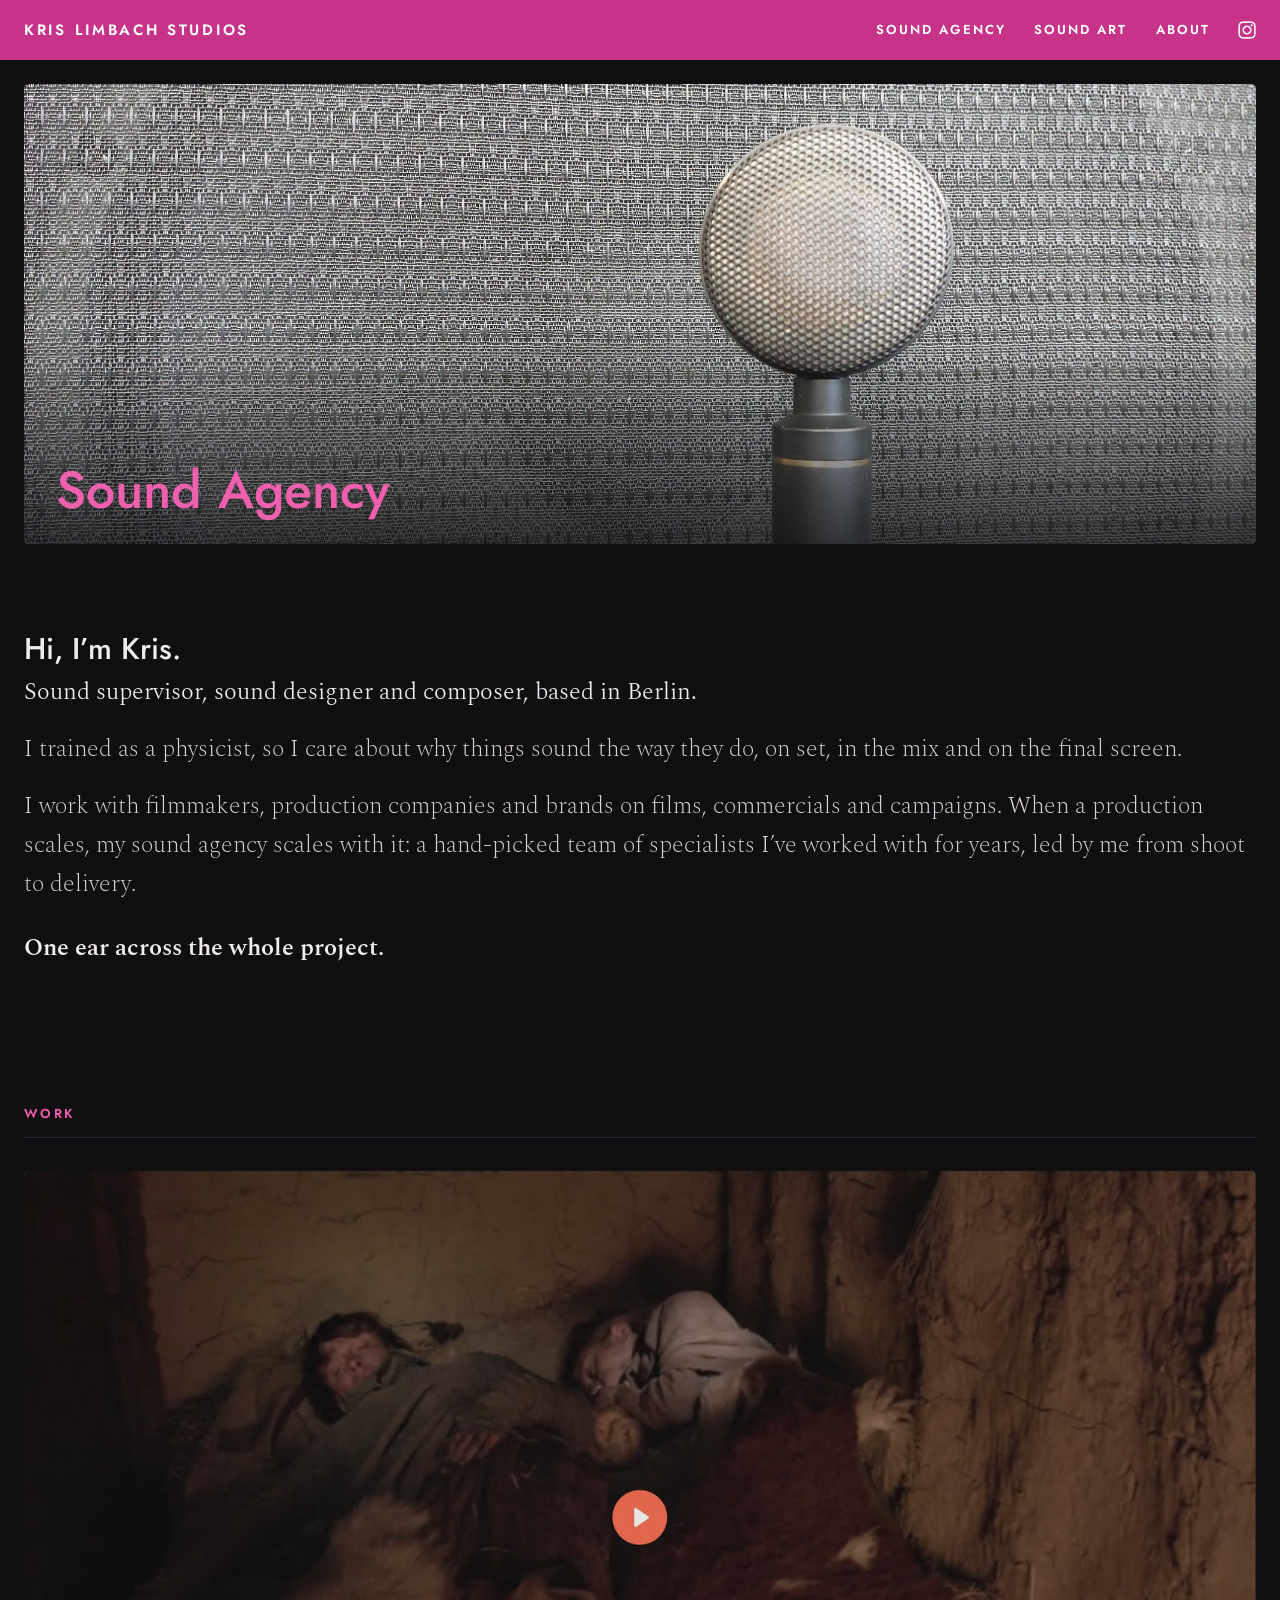
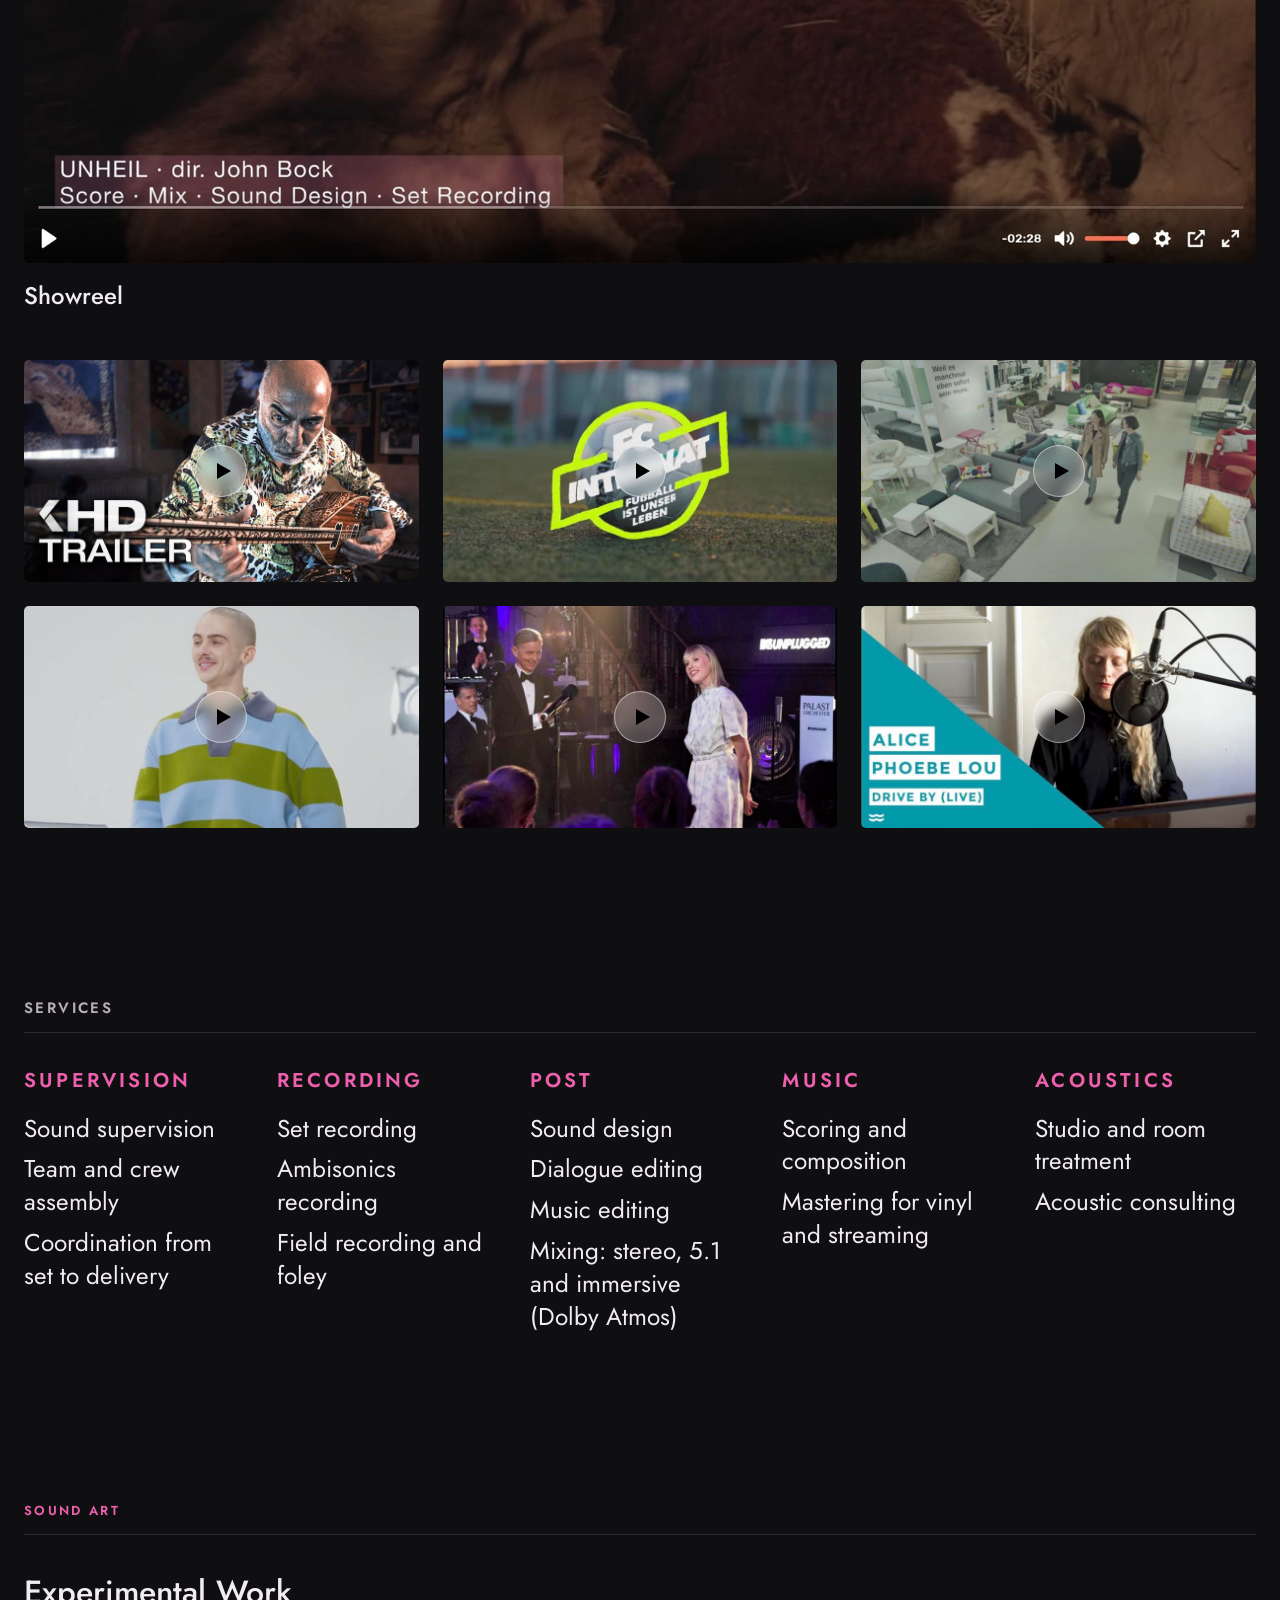
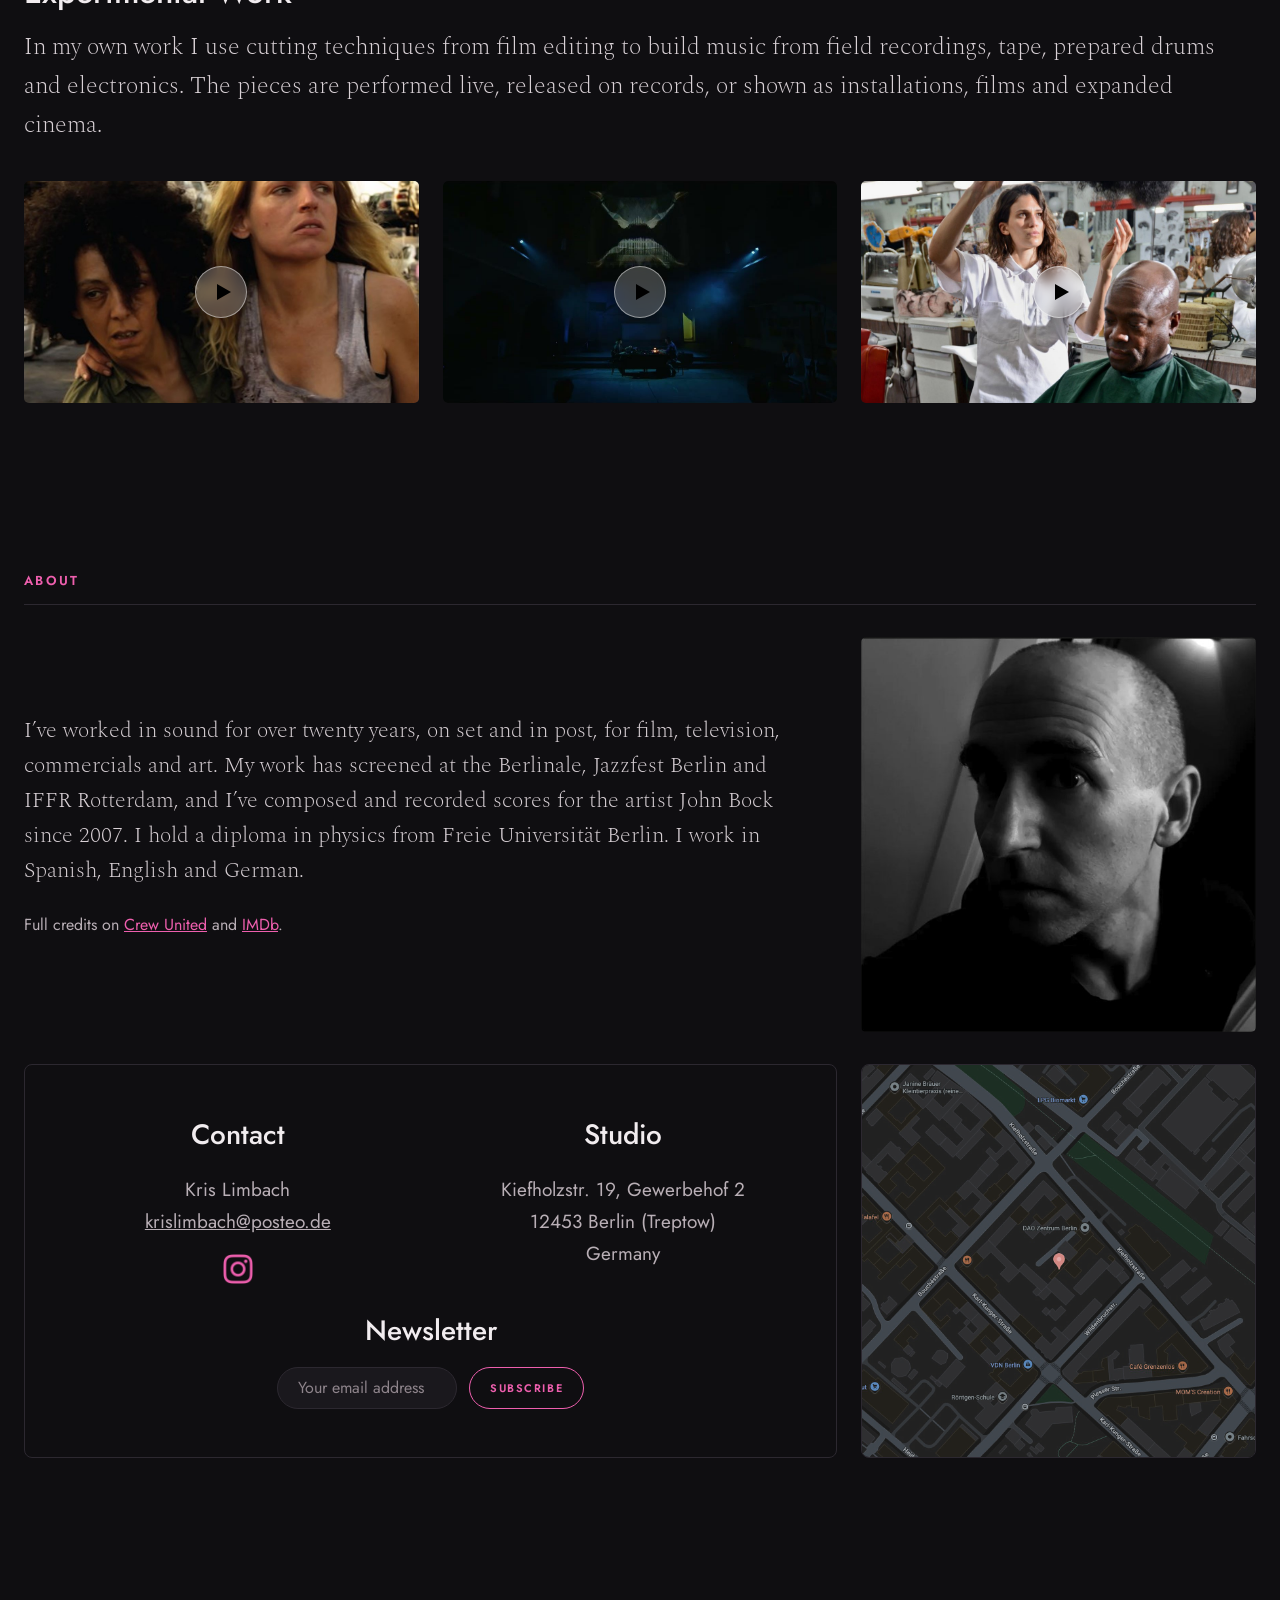
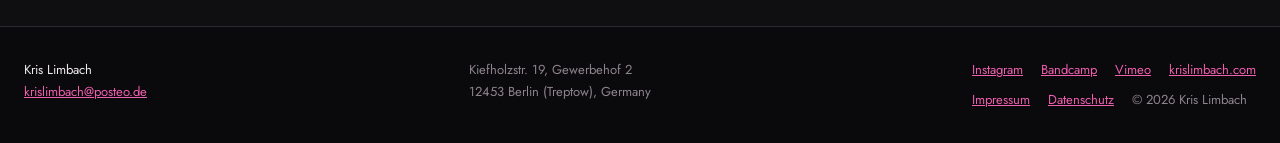
<file: index.html>
<!doctype html>
<html lang="en">
<head>
<meta charset="utf-8">
<meta name="viewport" content="width=device-width, initial-scale=1, viewport-fit=cover">
<title>Kris Limbach Studios</title>
<meta name="description" content="Sound agency in Berlin: sound supervision, set and field recording, sound design, mixing in stereo, 5.1 and Dolby Atmos, scoring and acoustics.">
<link rel="stylesheet" href="fonts.css">
<style>
/* Layout: one centered 1400px column, dark ground, pink only as accent and in the top bar */
:root {
  --bg: #0F0E11;
  --bg-deep: #0A090C;
  --panel: #1A181D;
  --line: #2C2830;
  --ink: #F1ECEF;
  --ink-soft: #D9D1D6;
  --ink-mute: #B9AFB6;
  --ink-faint: #8E848B;
  --pink: #EE5FAE;
  --pink-bar: #C8338A;
  --peach: #F2BFA4;
  --display: 'Jost', 'Futura', 'Helvetica Neue', sans-serif;
  --body: 'Spectral', Georgia, serif;
  color-scheme: dark;
}
* { box-sizing: border-box; }
html { scroll-behavior: smooth; }
body { margin: 0; background: var(--bg); color: var(--ink); font-family: var(--body); font-size: 17px; line-height: 1.6; }
img { max-width: 100%; display: block; }
a { color: var(--pink); }
a:hover { color: var(--peach); }
:focus-visible { outline: 2px solid var(--pink); outline-offset: 3px; }

.wrap { max-width: 1400px; margin: 0 auto; padding-inline: 24px; }

/* Top bar */
.bar { position: sticky; top: env(safe-area-inset-top, 0px); z-index: 20; background: var(--pink-bar); }
.bar nav { display: flex; flex-wrap: wrap; align-items: center; justify-content: space-between; gap: 12px 28px; padding-block: 18px; }
.brand { font-family: var(--display); color: #fff; text-decoration: none; font-size: 15px; font-weight: 600; letter-spacing: .18em; text-transform: uppercase; }
.brand:hover { color: #fff; }
.links { display: flex; flex-wrap: wrap; gap: 8px 28px; }
.links a { font-family: var(--display); color: #fff; text-decoration: none; font-size: 13px; font-weight: 600; letter-spacing: .16em; text-transform: uppercase; text-underline-offset: 5px; }
.links a:hover { color: #fff; text-decoration: underline; }
.links { align-items: center; }
.ig { display: inline-flex; align-items: center; color: #fff; font-family: var(--display); font-size: 13px; }
.ig img { width: 18px; height: 18px; filter: brightness(0) invert(1); }
.ig:hover img { opacity: .75; }
.ig-contact .ig-pink { width: 30px; height: 30px; filter: none; }
.ig-contact:hover .ig-pink { opacity: .7; }
.reach .contact a { color: inherit; text-decoration-color: currentColor; }
.reach .contact a:hover { color: var(--pink); }

section[id] { scroll-margin-top: 80px; }
@media (max-width: 600px) {
  .bar nav { gap: 6px 16px; padding-block: 10px; }
  .brand { font-size: 13px; letter-spacing: .14em; width: 100%; }
  .links { gap: 6px 18px; flex-wrap: nowrap; }
  .links a { font-size: 11px; letter-spacing: .12em; white-space: nowrap; }
  section[id] { scroll-margin-top: 70px; }
}
.label { margin: 0 0 32px; padding-bottom: 12px; border-bottom: 1px solid var(--line); font-family: var(--display); font-size: 13px; letter-spacing: .18em; text-transform: uppercase; color: var(--pink); font-weight: 600; }
.sub { margin: 0 0 14px; font-family: var(--display); font-size: 12px; letter-spacing: .16em; text-transform: uppercase; color: var(--ink-mute); font-weight: 600; }
h1, h2, h3 { font-family: var(--display); font-weight: 500; text-wrap: balance; }

/* Hero photo */
.hero { position: relative; margin-top: 24px; height: 460px; border-radius: 5px; overflow: hidden; background: var(--panel); }
.hero::after { content: ""; position: absolute; inset: 0; background: linear-gradient(to top, rgba(15,14,17,.75), rgba(15,14,17,0) 45%); }
.hero h1 { position: absolute; left: 32px; bottom: 26px; z-index: 1; margin: 0; font-size: clamp(30px, 4.4vw, 52px); line-height: 1.05; color: var(--pink); }
.hero img { display: block; width: 100%; height: 100%; object-fit: cover; object-position: 50% 27%; }
@media (max-width: 600px) { .hero h1 { left: 18px; bottom: 16px; } .hero { height: 280px; } .hero img { object-position: 60% 55%; } }

/* Sound agency */
.studio { padding-block: 88px 136px; display: flex; flex-direction: column; gap: 18px; }
.studio h1 { margin: 0 0 4px; font-size: clamp(28px, 4vw, 44px); line-height: 1.05; color: var(--pink); }
.studio p.hi { margin-bottom: 4px; font-family: var(--display); font-size: clamp(21px, 2.6vw, 30px); font-weight: 500; line-height: 1.1; color: var(--ink); }
.studio p { margin: 0; font-size: clamp(18px, 1.9vw, 25px); color: var(--ink-soft); font-weight: 200; }
.studio p.hello { margin-top: -14px; color: var(--ink); font-weight: 300; }
.studio p.claim { margin-top: 8px; font-weight: 600; color: var(--ink); }

.services { padding-block: 0 168px; }
.services .sub { font-size: 15px; margin-bottom: 24px; padding-bottom: 12px; border-bottom: 1px solid var(--line); }
.svc { display: grid; grid-template-columns: repeat(auto-fit, minmax(220px, 1fr)); gap: 32px; padding-top: 8px; }
.svc h4 { margin: 0 0 16px; font-family: var(--display); font-size: 20px; letter-spacing: .16em; text-transform: uppercase; color: var(--pink); font-weight: 600; }
.svc ul { margin: 0; padding: 0; list-style: none; font-family: var(--display); font-size: clamp(21px, 1.9vw, 28px); line-height: 1.35; }
.svc li + li { margin-top: 8px; }

/* Work */
.block { padding-block: 0 168px; }
.player { margin-bottom: 40px; }
.player[hidden] { display: none; }
.screen { position: relative; aspect-ratio: 16 / 9; max-width: 100%; background: #000; border-radius: 5px; overflow: hidden; }
.screen iframe, .screen img { position: absolute; inset: 0; width: 100%; height: 100%; border: 0; object-fit: cover; }
.player-meta { display: flex; flex-wrap: wrap; justify-content: space-between; align-items: center; gap: 12px; margin-top: 14px; }
.player-meta h3 { margin: 0; font-size: 24px; }
.player-meta p { margin: 4px 0 0; font-size: 16px; color: var(--ink-mute); }
.ghost { display: inline-flex; align-items: center; min-height: 44px; padding: 0 22px; border-radius: 999px; border: 1px solid var(--pink); background: transparent; color: var(--pink); font-family: var(--display); font-size: 12px; letter-spacing: .14em; text-transform: uppercase; font-weight: 600; text-decoration: none; cursor: pointer; white-space: nowrap; }
.ghost:hover { background: var(--pink); color: var(--bg); }
.ghost[hidden] { display: none; }

.grid { display: grid; grid-template-columns: repeat(3, minmax(0, 1fr)); gap: 24px; }
@media (max-width: 900px) { .grid { grid-template-columns: repeat(2, minmax(0, 1fr)); } }
@media (max-width: 560px) { .grid { grid-template-columns: 1fr; } }
.card { min-width: 0; }
.thumb { position: relative; display: block; width: 100%; aspect-ratio: 16 / 9; overflow: hidden; border-radius: 5px; border: 0; padding: 0; background: var(--panel); cursor: pointer; }
.thumb img { position: absolute; inset: 0; width: 100%; height: 100%; object-fit: cover; transition: transform .35s ease; }
.thumb:hover img { transform: scale(1.04); }
.thumb .shade { position: absolute; inset: 0; background: rgba(15,14,17,.68); opacity: 0; transition: opacity .3s ease; }
.thumb .info { position: absolute; left: 0; right: 0; bottom: 0; display: flex; flex-direction: column; gap: 4px; padding: 18px 20px; text-align: left; opacity: 0; transform: translateY(8px); transition: opacity .3s ease, transform .3s ease; }
.thumb:hover .shade, .thumb:focus-visible .shade, .thumb:hover .info, .thumb:focus-visible .info { opacity: 1; transform: none; }
.thumb::after { content: ""; position: absolute; left: 50%; top: 50%; width: 52px; height: 52px; margin: -26px 0 0 -26px; border-radius: 50%; background: rgba(255,255,255,.22); border: 1px solid rgba(255,255,255,.45); -webkit-backdrop-filter: blur(6px); backdrop-filter: blur(6px); box-sizing: border-box; opacity: 1; transition: opacity .25s ease; }
.thumb::before { content: ""; position: absolute; left: 50%; top: 50%; z-index: 1; margin: -8px 0 0 -4px; border-style: solid; border-width: 8px 0 8px 14px; border-color: transparent transparent transparent #000; opacity: 1; transition: opacity .25s ease; }
@media (hover: hover) { .thumb:hover::after, .thumb:hover::before, .thumb:focus-visible::after, .thumb:focus-visible::before { opacity: 0; } }
.thumb.active { box-shadow: 0 0 0 2px var(--pink); }
.t { font-family: var(--display); font-size: 20px; font-weight: 500; line-height: 1.25; color: var(--pink); }
.c { font-family: var(--display); font-size: 15px; color: var(--ink); }
.r { font-family: var(--display); font-size: 12px; letter-spacing: .14em; text-transform: uppercase; color: var(--ink-soft); }
.n { font-family: var(--body); font-size: 15px; font-style: italic; color: var(--ink-soft); }
.below { display: none; padding-top: 14px; flex-direction: column; gap: 4px; }
.below .t { color: var(--ink); }
.below .r { color: var(--pink); }
@media (hover: none) { .thumb .info, .thumb .shade { display: none; } .below { display: flex; } }

/* Experimental work */
.art-intro { margin-bottom: 36px; }
.art-intro h3 { margin: 0 0 10px; font-size: 32px; }
.art-intro p { margin: 0; font-size: clamp(18px, 1.9vw, 25px); color: var(--ink-soft); font-weight: 200; }
#art-player { margin: 0 0 48px; }
.poster { position: absolute; inset: 0; border: 0; padding: 0; background: none; cursor: pointer; }
.poster img { width: 100%; height: 100%; object-fit: cover; }

/* About: text and portrait side by side, then network, contact and map in one row */
.about { display: grid; grid-template-columns: repeat(3, minmax(0, 1fr)); gap: 32px 24px; align-items: start; }
.about-main { grid-column: span 2; padding-right: 24px; align-self: center; }
.about-main p { margin: 0 0 16px; font-size: clamp(18px, 1.7vw, 23px); color: var(--ink-soft); font-weight: 200; }
.about-main p.credits { margin-top: 24px; font-family: var(--display); font-size: 16px; font-weight: 400; color: var(--ink-mute); }
.portrait { width: 100%; aspect-ratio: 1 / 1; object-fit: cover; object-position: 50% 50%; border-radius: 5px; filter: grayscale(1); }
.about-info { grid-column: 1 / -1; display: grid; grid-template-columns: repeat(3, minmax(0, 1fr)); gap: 24px; align-items: stretch; }
.reach { grid-column: span 2; display: grid; grid-template-columns: repeat(2, minmax(0, 1fr)); align-items: start; align-content: center; gap: 24px; padding: 32px; border: 1px solid var(--line); border-radius: 8px; }
.reach-col { display: flex; flex-direction: column; align-items: center; gap: 16px; text-align: center; }
.reach h4 { margin: 0; font-family: var(--display); font-size: 28px; font-weight: 500; }
.reach .contact { font-size: 19px; }
.contact { font-family: var(--display); font-size: 16px; line-height: 1.7; color: var(--ink-mute); }
.contact strong { color: var(--ink); font-weight: 500; }
.reach .contact strong { color: inherit; font-weight: 400; }
.map { position: relative; display: block; aspect-ratio: 1 / 1; border: 1px solid var(--line); border-radius: 8px; overflow: hidden; }
.map img { position: absolute; inset: 0; width: 100%; height: 100%; object-fit: cover; filter: invert(.9) hue-rotate(180deg) saturate(.6); }
@media (max-width: 900px) {
  .about { grid-template-columns: minmax(0, 1fr); }
  .about-main { grid-column: auto; padding-right: 0; }
  .portrait { max-width: 420px; }
  .about-info { grid-template-columns: minmax(0, 1fr); }
  .reach { grid-column: auto; grid-template-columns: minmax(0, 1fr); }
  .map { aspect-ratio: 4 / 3; }
}

/* Newsletter */
.newsletter { padding-block: 0 136px; }
/* Brevo form, styled to match the site (Brevo's own CSS loads first, these rules override it) */
.reach-news { grid-column: 1 / -1; display: flex; flex-direction: column; align-items: center; gap: 16px; margin-top: 16px; padding-top: 32px; border-top: 1px solid var(--line); text-align: center; }
@media (min-width: 901px) { .reach-news.newsletter { padding-bottom: 0; margin-top: 0; padding-top: 8px; border-top: 0; } }
.reach-news .sib-form, .reach-news #sib-container { width: 100%; max-width: 520px; margin: 0 auto; }
.reach-news .nl-intro { text-align: center; font-family: var(--display); font-weight: 400; font-size: 16px; color: var(--ink-mute); margin-bottom: 16px; }
.reach-news .nl-row { justify-content: center; }
.reach-news { gap: 0; }
.reach-news h4 { line-height: 1.1; margin-bottom: 20px; }
.reach-news.newsletter .nl-intro { line-height: 1.3; }
.reach-news .nl-intro { margin: 0 0 20px; }
.reach-news.newsletter .nl-row .entry__field { flex: 0 1 180px; }
.newsletter .sib-form { padding: 0; background: transparent; text-align: left; font-family: var(--display); }
.newsletter .sib-form-container, .newsletter #sib-container { max-width: 640px; margin: 0; padding: 0; background: transparent; border: 0; text-align: left; }
.newsletter .nl-intro { margin: 0 0 24px; font-family: var(--body); font-weight: 200; font-size: 15px; color: var(--ink-soft); }
.newsletter .nl-row { display: flex; flex-wrap: wrap; gap: 12px; align-items: stretch; }
.newsletter .nl-row .entry__field { flex: 1 1 280px; margin: 0; border: 0; background: none; box-shadow: none; }
.newsletter #EMAIL { width: 100%; height: 42px; padding: 0 20px; border: 1px solid var(--line); border-radius: 999px; background: var(--panel); color: var(--ink); font-family: var(--display); font-size: 16px; outline: none; }
.newsletter #EMAIL::placeholder { color: var(--ink-faint); font-family: var(--display); }
.newsletter #EMAIL:focus { border-color: var(--pink); }
.newsletter .sib-form-block__button { display: inline-flex; align-items: center; gap: 8px; height: 42px; padding: 0 20px; margin: 0; border: 1px solid var(--pink); border-radius: 999px; background: transparent; color: var(--pink); font-family: var(--display); font-size: 11px; font-weight: 600; letter-spacing: .14em; text-transform: uppercase; cursor: pointer; }
.newsletter .sib-form-block__button:hover { background: var(--pink); color: var(--bg); }
.newsletter .sib-form-block__button svg { width: 14px; height: 14px; fill: currentColor; }
.newsletter .sib-hide-loader-icon { display: none; }
.newsletter .entry__label { position: absolute; width: 1px; height: 1px; overflow: hidden; clip: rect(0 0 0 0); }
.newsletter .entry__error { display: none; margin-top: 10px; font-family: var(--display); font-size: 14px; color: var(--pink); background: none; border: 0; padding: 0; }
.newsletter .entry__error:not(:empty) { display: block; }
.newsletter .input--hidden { display: none !important; }
.newsletter .sib-form-message-panel { display: none; max-width: 640px; margin: 0 0 20px; padding: 14px 18px; border: 1px solid var(--line); border-radius: 8px; background: var(--panel); font-family: var(--display); font-size: 15px; color: var(--ink); }
.newsletter #success-message { border-color: var(--pink); }
.newsletter .sib-notification__icon { display: none; }

footer { background: var(--bg-deep); border-top: 1px solid var(--line); }
footer .wrap { display: flex; flex-wrap: wrap; justify-content: space-between; gap: 24px; padding-block: 32px; font-family: var(--display); font-size: 13px; line-height: 1.7; color: var(--ink-faint); }
footer .row { display: flex; flex-wrap: wrap; gap: 6px 18px; }

/* Reveal on scroll, cards cascade in (same as marianahoyos.com) */
.reveal { opacity: 0; transform: translateY(18px); transition: opacity .6s ease, transform .6s ease; }
.reveal.in { opacity: 1; transform: none; }
.reveal .card { opacity: 0; transform: translateY(16px); transition: opacity .55s ease, transform .55s ease; }
.reveal.in .card { opacity: 1; transform: none; }
.reveal.in .card:nth-child(2) { transition-delay: .07s; }
.reveal.in .card:nth-child(3) { transition-delay: .14s; }
.reveal.in .card:nth-child(4) { transition-delay: .21s; }
.reveal.in .card:nth-child(5) { transition-delay: .28s; }
.reveal.in .card:nth-child(6) { transition-delay: .35s; }

@media (prefers-reduced-motion: reduce) { html { scroll-behavior: auto; } * { transition: none !important; } }
</style>
</head>
<body>

<header class="bar">
  <nav class="wrap" aria-label="Main">
    <a href="#top" class="brand">Kris Limbach Studios</a>
    <div class="links">
      <a href="#studio">Sound Agency</a>
      <a href="#soundart">Sound Art</a>
      <a href="#about">About</a>
      <a class="ig" href="https://www.instagram.com/krislimbachstudios/" target="_blank" rel="noopener"><img src="img/instagram.png" alt="Instagram"></a>
    </div>
  </nav>
</header>

<main id="top" class="wrap">

  <div class="hero">
    <img src="img/hero-mic.jpg" alt="Microphone in front of a woven metal screen">
    <h1>Sound Agency</h1>
  </div>

  <section id="studio" class="studio reveal">
    <p class="hi">Hi, I’m Kris.</p>
    <p class="hello">Sound supervisor, sound designer and composer, based in Berlin.</p>
    <p>I trained as a physicist, so I care about why things sound the way they do, on set, in the mix and on the final screen.</p>
    <p>I work with filmmakers, production companies and brands on films, commercials and campaigns. When a production scales, my sound agency scales with it: a hand-picked team of specialists I’ve worked with for years, led by me from shoot to delivery.</p>
    <p class="claim">One ear across the whole project.</p>
  </section>

  <section class="block reveal" aria-labelledby="work-h">
    <h2 id="work-h" class="label">work</h2>
    <div class="player" id="player">
      <div class="screen" id="screen"></div>
      <div class="player-meta">
        <div>
          <h3 id="p-title"></h3>
          <p id="p-tag"></p>
        </div>
        <button type="button" class="ghost" id="p-close">back to reel</button>
      </div>
    </div>
    <div class="grid" id="work-grid"></div>
  </section>

  <section class="services reveal" aria-labelledby="services-h">
    <h3 id="services-h" class="sub">Services</h3>
    <div class="svc">
      <div><h4>Supervision</h4><ul><li>Sound supervision</li><li>Team and crew assembly</li><li>Coordination from set to delivery</li></ul></div>
      <div><h4>Recording</h4><ul><li>Set recording</li><li>Ambisonics recording</li><li>Field recording and foley</li></ul></div>
      <div><h4>Post</h4><ul><li>Sound design</li><li>Dialogue editing</li><li>Music editing</li><li>Mixing: stereo, 5.1 and immersive (Dolby Atmos)</li></ul></div>
      <div><h4>Music</h4><ul><li>Scoring and composition</li><li>Mastering for vinyl and streaming</li></ul></div>
      <div><h4>Acoustics</h4><ul><li>Studio and room treatment</li><li>Acoustic consulting</li></ul></div>
    </div>
  </section>

  <section id="soundart" class="block reveal" aria-labelledby="art-h">
    <h2 id="art-h" class="label">sound art</h2>
    <div class="art-intro">
      <h3>Experimental Work</h3>
      <p>In my own work I use cutting techniques from film editing to build music from field recordings, tape, prepared drums and electronics. The pieces are performed live, released on records, or shown as installations, films and expanded cinema.</p>
    </div>
    <div class="player" id="art-player" hidden>
      <div class="screen" id="art-screen"></div>
      <div class="player-meta">
        <div><h3 id="art-title"></h3></div>
        <button type="button" class="ghost" id="art-close">close</button>
      </div>
    </div>
    <div class="grid" id="works"></div>
  </section>

  <section id="about" class="block reveal" aria-labelledby="about-h">
    <h2 id="about-h" class="label">about</h2>
    <div class="about">
      <div class="about-main">
        <p>I’ve worked in sound for over twenty years, on set and in post, for film, television, commercials and art. My work has screened at the Berlinale, Jazzfest Berlin and IFFR Rotterdam, and I’ve composed and recorded scores for the artist John Bock since 2007. I hold a diploma in physics from Freie Universität Berlin. I work in Spanish, English and German.</p>
        <p class="credits">Full credits on <a href="https://www.crew-united.com/en/Kris-Limbach_132675.html" target="_blank" rel="noopener">Crew United</a> and <a href="https://www.imdb.com/name/nm2822857" target="_blank" rel="noopener">IMDb</a>.</p>
      </div>
      <img class="portrait" src="img/portrait.jpg" alt="Portrait of Kris Limbach">
      <div class="about-info">
        <div class="reach">
          <div class="reach-col">
            <h4>Contact</h4>
            <div class="contact"><strong>Kris Limbach</strong><br><a href="mailto:krislimbach@posteo.de">krislimbach@posteo.de</a></div>
            <a class="ig ig-contact" href="https://www.instagram.com/krislimbachstudios/" target="_blank" rel="noopener" ><img class="ig-pink" src="img/instagram-pink.png" alt="Instagram"></a>
          </div>
          <div class="reach-col">
            <h4>Studio</h4>
            <div class="contact">Kiefholzstr. 19, Gewerbehof 2<br>12453 Berlin (Treptow)<br>Germany</div>
          </div>
          <div class="reach-news newsletter">
            <h4>Newsletter</h4>
          <!-- Brevo form (from Kris's Brevo account). Do not change ids, names or the action URL. -->
          <div class="sib-form">
            <div id="sib-form-container" class="sib-form-container">
              <div id="error-message" class="sib-form-message-panel">
                <div class="sib-form-message-panel__text sib-form-message-panel__text--center">
                  <svg viewBox="0 0 512 512" class="sib-icon sib-notification__icon"></svg>
                  <span class="sib-form-message-panel__inner-text">Deine Anmeldung konnte nicht gespeichert werden. Bitte versuche es erneut.</span>
                </div>
              </div>
              <div id="success-message" class="sib-form-message-panel">
                <div class="sib-form-message-panel__text sib-form-message-panel__text--center">
                  <svg viewBox="0 0 512 512" class="sib-icon sib-notification__icon"></svg>
                  <span class="sib-form-message-panel__inner-text">Deine Anmeldung war erfolgreich.</span>
                </div>
              </div>
              <div id="sib-container" class="sib-container--large sib-container--vertical">
                <form id="sib-form" method="POST" action="https://bb07ea0e.sibforms.com/serve/[base64]" data-type="subscription">
                  <div class="sib-input sib-form-block">
                    <div class="form__entry entry_block">
                      <div class="form__label-row nl-row">
                        <label class="entry__label" for="EMAIL" data-required="*">Your email address</label>
                        <div class="entry__field">
                          <input class="input" type="email" id="EMAIL" name="EMAIL" autocomplete="email" value="" placeholder="Your email address" data-required="true" required>
                        </div>
                        <button class="sib-form-block__button sib-form-block__button-with-loader" form="sib-form" type="submit">
                          <svg class="icon clickable__icon progress-indicator__icon sib-hide-loader-icon" viewBox="0 0 512 512"><path d="M460.116 373.846l-20.823-12.022c-5.541-3.199-7.54-10.159-4.663-15.874 30.137-59.886 28.343-131.652-5.386-189.946-33.641-58.394-94.896-95.833-161.827-99.676C261.028 55.961 256 50.751 256 44.352V20.309c0-6.904 5.808-12.337 12.703-11.982 83.556 4.306 160.163 50.864 202.11 123.677 42.063 72.696 44.079 162.316 6.031 236.832-3.14 6.148-10.75 8.461-16.728 5.01z"/></svg>
                          Subscribe
                        </button>
                      </div>
                      <label class="entry__error entry__error--primary"></label>
                    </div>
                  </div>
                  <input type="text" name="email_address_check" value="" class="input--hidden" tabindex="-1" autocomplete="off">
                  <input type="hidden" name="locale" value="de">
                </form>
              </div>
            </div>
          </div>
          </div>
        </div>
        <a class="map" href="https://www.google.com/maps/search/?api=1&amp;query=Kiefholzstr.+19,+12453+Berlin" target="_blank" rel="noopener"><img src="img/map.jpg" alt="Map: Kiefholzstraße 19, Berlin Treptow"></a>
      </div>
    </div>
  </section>

</main>

<footer>
  <div class="wrap">
    <div><span style="color: var(--ink)">Kris Limbach</span><br><a href="mailto:krislimbach@posteo.de">krislimbach@posteo.de</a></div>
    <div>Kiefholzstr. 19, Gewerbehof 2<br>12453 Berlin (Treptow), Germany</div>
    <div style="display: flex; flex-direction: column; gap: 8px">
      <div class="row"><a href="https://www.instagram.com/krislimbachstudios/" target="_blank" rel="noopener">Instagram</a><a href="https://krislimbach.bandcamp.com" target="_blank" rel="noopener">Bandcamp</a><a href="https://vimeo.com/emitter19" target="_blank" rel="noopener">Vimeo</a><a href="https://krislimbach.com" target="_blank" rel="noopener">krislimbach.com</a></div>
      <div class="row"><a href="impressum.html">Impressum</a><a href="datenschutz.html">Datenschutz</a><span>© 2026 Kris Limbach</span></div>
    </div>
  </div>
</footer>

<script>
/* ============================================================
   CONTENT LISTS (edit here)

   WORK: one block per project card
     title, client (client or director), role, note (award, festival… or '')
     play: 'bunny', 'youtube' or 'vimeo'
     id:   bunny   -> 'LIBRARY/VIDEO'  (from player.mediadelivery.net/play/LIBRARY/VIDEO)
           youtube -> youtube.com/watch?v=XXXX -> 'XXXX'
           vimeo   -> vimeo.com/123456 -> '123456'
     thumb: image in img/
   ============================================================ */
var WORK = [
  { title: 'Liebe, D-Mark und Tod', client: 'Cem Kaya (director)', role: 'Set recording', note: 'Panorama Audience Award, Berlinale 2022 · Preis der deutschen Filmkritik 2023',
    play: 'bunny', id: '776421/af3c9bd7-7cbf-4939-8edc-88ae0df7b761', thumb: 'img/yt-_9QXAfulvnI.jpg' },
  { title: 'FC Internat, Fußball ist unser Leben', client: 'KiKA / hr', role: 'Set recording, mixing, delivery', note: '',
    play: 'bunny', id: '776421/6df6d899-1ac4-4b17-839f-d5fe245d1dd1', thumb: 'img/yt-yc-BrUa_Ll4.jpg' },
  { title: 'Weil es manchmal eben sofort sein muss', client: 'IKEA', role: 'Set recording', note: '',
    play: 'vimeo', id: '294532169', thumb: 'img/vimeo-294532169.jpg' },
  { title: 'International Transgender Day of Visibility 2024', client: 'Zalando', role: 'Set recording, mixing, sound design', note: '',
    play: 'youtube', id: 'NwmCVZtcyOo', thumb: 'img/yt-NwmCVZtcyOo.jpg' },
  { title: 'MTV Unplugged, the documentary', client: 'Max Raabe & Palast Orchester', role: 'Set recording', note: '',
    play: 'youtube', id: 'quJJLWXkpAo', thumb: 'img/yt-quJJLWXkpAo.jpg' },
  { title: 'Drive By (Live Acoustic Session)', client: 'Alice Phoebe Lou', role: 'Recording, mixing, mastering', note: '',
    play: 'youtube', id: '0Gy9hPE81MU', thumb: 'img/yt-0Gy9hPE81MU.jpg' }
];
/* Spare projects (move one up into WORK to swap):
  { title: 'The Making of Drone 100', client: 'Intel', role: '', note: '', play: 'youtube', id: 'eZ-js5zn-I0', thumb: 'img/yt-eZ-js5zn-I0.jpg' },
  { title: '5 Minutes On… Debussy', client: 'Daniel Barenboim', role: '', note: '', play: 'youtube', id: 'XiWfPJLp2ko', thumb: 'img/yt-XiWfPJLp2ko.jpg' },
  { title: 'Why I Run: One Berlin Marathon, three stories', client: 'Zalando', role: '', note: '', play: 'youtube', id: 'IWIyxXMprsQ', thumb: 'img/yt-IWIyxXMprsQ.jpg' },
*/

/* SHOWREEL: shown in the player when the page opens */
var REEL = {
  title: 'Showreel',
  tag: '',
  src: 'https://iframe.mediadelivery.net/embed/722601/908dd182-cf38-4b52-88b5-ced59085a82d?autoplay=true',
  poster: 'img/reel-poster.jpg'
};

/* EXPERIMENTAL WORK cards: play: 'bunny' plays on the page; link: opens in a new tab; thumb: image */
var ART = [
  { title: 'Ohnmacht', year: '2026', text: 'Experimental feature, director, editor and sound',
    play: 'bunny', id: '722601/cde23c70-fd9f-4097-886d-9ed72b77d576', action: 'Play',
    thumb: 'img/art-ohnmacht.jpg' },
  { title: 'Feedback for the last Shelter', year: '2026', text: 'Live with Ployz, Galiläakirche Berlin',
    link: 'https://youtu.be/soLKqLcRKGQ', action: 'Watch on YouTube \u2197',
    thumb: 'img/art-ployz.jpg' },
  { title: 'Dead + Juicy', year: '2018', text: 'Film soundtrack for John Bock, vinyl, shown at Hamburger Bahnhof',
    link: 'https://emittermicro.bandcamp.com/album/dead-juicy-original-motion-picture-soundtrack', action: 'Listen on Bandcamp \u2197',
    thumb: 'img/art-dead-juicy.jpg' }
];

/* ============ page logic (no need to edit below) ============ */
function el(tag, attrs, kids) {
  var n = document.createElement(tag);
  for (var k in attrs || {}) { if (k === 'text') n.textContent = attrs[k]; else n.setAttribute(k, attrs[k]); }
  (kids || []).forEach(function (c) { n.appendChild(c); });
  return n;
}
function embedUrl(play, id) {
  if (play === 'bunny') return 'https://iframe.mediadelivery.net/embed/' + id + '?autoplay=true';
  if (play === 'youtube') return 'https://www.youtube-nocookie.com/embed/' + id + '?autoplay=1&rel=0';
  var parts = id.split('?h=');
  return 'https://player.vimeo.com/video/' + parts[0] + '?autoplay=1&dnt=1' + (parts[1] ? '&h=' + parts[1] : '');
}
function frame(src, title) {
  return el('iframe', { src: src, title: title, allow: 'accelerometer; gyroscope; autoplay; encrypted-media; picture-in-picture; fullscreen', allowfullscreen: '' });
}

/* Work */
var grid = document.getElementById('work-grid');
var player = document.getElementById('player');
var screen = document.getElementById('screen');
var closeBtn = document.getElementById('p-close');
var thumbs = [];

function openVideo(i) {
  var w = WORK[i];
  screen.innerHTML = '';
  screen.appendChild(frame(embedUrl(w.play, w.id), w.title));
  document.getElementById('p-title').textContent = w.title;
  document.getElementById('p-tag').textContent = [w.client, w.role].filter(Boolean).join(' · ');
  thumbs.forEach(function (t, j) { t.classList.toggle('active', j === i); });
  closeBtn.hidden = false;
  player.scrollIntoView({ behavior: 'smooth', block: 'center' });
}

function infoSpans(w) {
  var k = [el('span', { class: 't', text: w.title })];
  if (w.client) k.push(el('span', { class: 'c', text: w.client }));
  if (w.role) k.push(el('span', { class: 'r', text: w.role }));
  if (w.note) k.push(el('span', { class: 'n', text: w.note }));
  return k;
}
WORK.forEach(function (w, i) {
  var b = el('button', { type: 'button', class: 'thumb', 'aria-label': 'Play ' + w.title }, [
    el('img', { src: w.thumb, alt: '', loading: 'lazy' }),
    el('span', { class: 'shade' }),
    el('span', { class: 'info', 'aria-hidden': 'true' }, infoSpans(w))
  ]);
  b.addEventListener('click', function () { openVideo(i); });
  thumbs.push(b);
  grid.appendChild(el('article', { class: 'card' }, [b, el('div', { class: 'below' }, infoSpans(w))]));
});

function showReel() {
  screen.innerHTML = '';
  var poster = el('button', { type: 'button', class: 'poster', 'aria-label': 'Play showreel' }, [el('img', { src: REEL.poster, alt: '' })]);
  poster.addEventListener('click', function () {
    screen.innerHTML = '';
    screen.appendChild(frame(REEL.src, REEL.title));
  });
  screen.appendChild(poster);
  document.getElementById('p-title').textContent = REEL.title;
  document.getElementById('p-tag').textContent = REEL.tag;
  closeBtn.hidden = true;
  thumbs.forEach(function (t) { t.classList.remove('active'); });
}
closeBtn.addEventListener('click', showReel);
showReel();

/* Experimental work */
var works = document.getElementById('works');
var artPlayer = document.getElementById('art-player');
var artScreen = document.getElementById('art-screen');
ART.forEach(function (a) {
  var info = { title: a.title + ' (' + a.year + ')', client: a.text, role: a.action };
  var img = el('img', { src: a.thumb, alt: '', loading: 'lazy' });
  var kids = [img, el('span', { class: 'shade' }), el('span', { class: 'info', 'aria-hidden': 'true' }, infoSpans(info))];
  var t;
  if (a.play) {
    t = el('button', { type: 'button', class: 'thumb', 'aria-label': 'Play ' + a.title }, kids);
    t.addEventListener('click', function () {
      artScreen.innerHTML = '';
      artScreen.appendChild(frame(embedUrl(a.play, a.id), a.title));
      document.getElementById('art-title').textContent = a.title + ' (' + a.year + ')';
      artPlayer.hidden = false;
      artPlayer.scrollIntoView({ behavior: 'smooth', block: 'center' });
    });
  } else {
    t = el('a', { class: 'thumb', href: a.link, target: '_blank', rel: 'noopener', 'aria-label': a.title + ', ' + a.action }, kids);
  }
  works.appendChild(el('article', { class: 'card' }, [t, el('div', { class: 'below' }, infoSpans(info))]));
});
document.getElementById('art-close').addEventListener('click', function () {
  artScreen.innerHTML = '';
  artPlayer.hidden = true;
});

/* Reveal on scroll */
var io = new IntersectionObserver(function (entries) {
  entries.forEach(function (e) { if (e.isIntersecting) { e.target.classList.add('in'); io.unobserve(e.target); } });
}, { threshold: 0.12 });
document.querySelectorAll('.reveal').forEach(function (n) { io.observe(n); });
</script>
<script>
  /* Brevo form settings (messages from Kris's Brevo form) */
  window.REQUIRED_CODE_ERROR_MESSAGE = 'Wähle bitte einen Ländervorwahl aus.';
  window.LOCALE = 'de';
  window.EMAIL_INVALID_MESSAGE = window.SMS_INVALID_MESSAGE = "Die eingegebenen Informationen sind nicht gültig. Bitte überprüfe das Feldformat und versuche es erneut.";
  window.REQUIRED_ERROR_MESSAGE = "Dieses Feld darf nicht leer sein. ";
  window.GENERIC_INVALID_MESSAGE = "Die eingegebenen Informationen sind nicht gültig. Bitte überprüfe das Feldformat und versuche es erneut.";
  window.INVALID_NUMBER = "Die eingegebenen Informationen sind nicht gültig. Bitte überprüfe das Feldformat und versuche es erneut.";
  window.INVALID_DATE = "Bitte gib ein gültiges Datum ein";
  window.REQUIRED_MULTISELECT_MESSAGE = 'Wähle bitte mindestens eine Option aus';
  window.translation = { common: { selectedList: '{quantity} Liste ausgewählt', selectedLists: '{quantity} Listen ausgewählt', selectedOption: '{quantity} ausgewählt', selectedOptions: '{quantity} ausgewählt' } };
  var AUTOHIDE = Boolean(0);
</script>
<script defer src="https://sibforms.com/forms/end-form/build/main.js"></script>
</body>
</html>
</file>
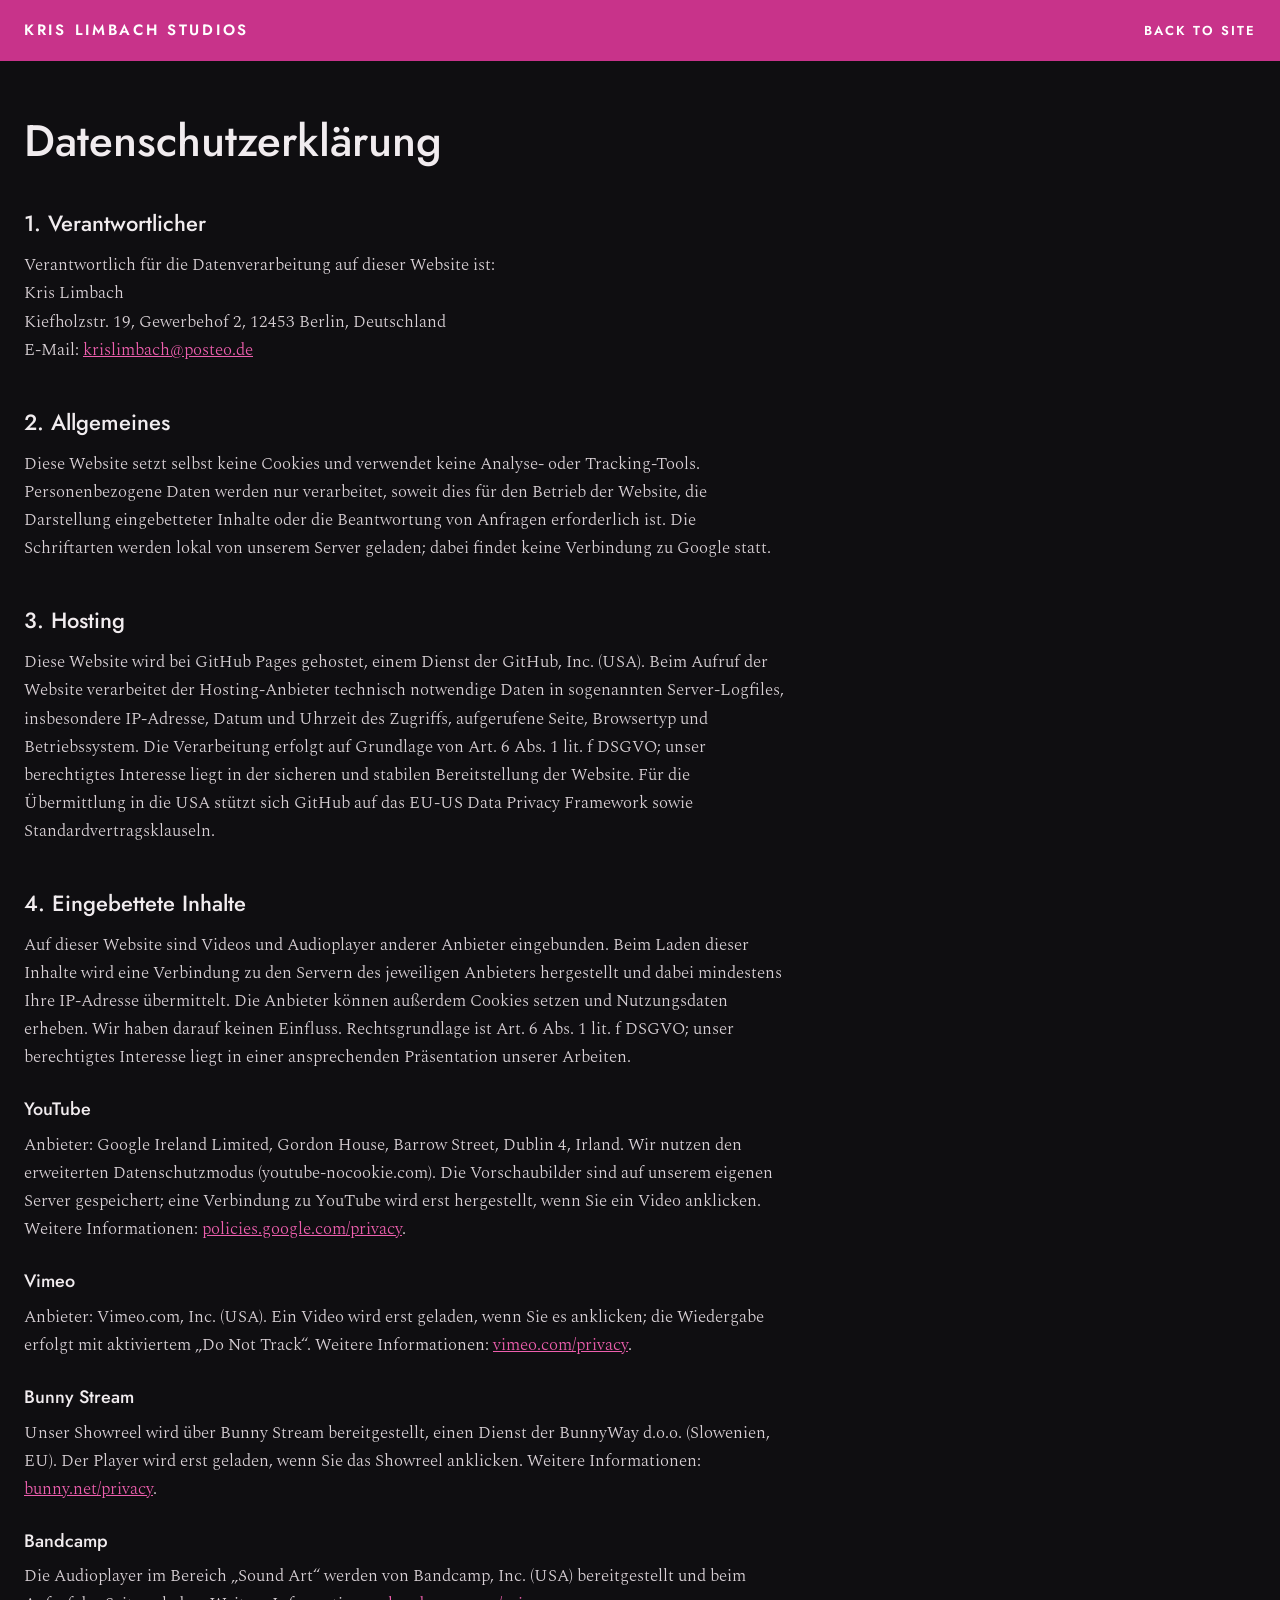
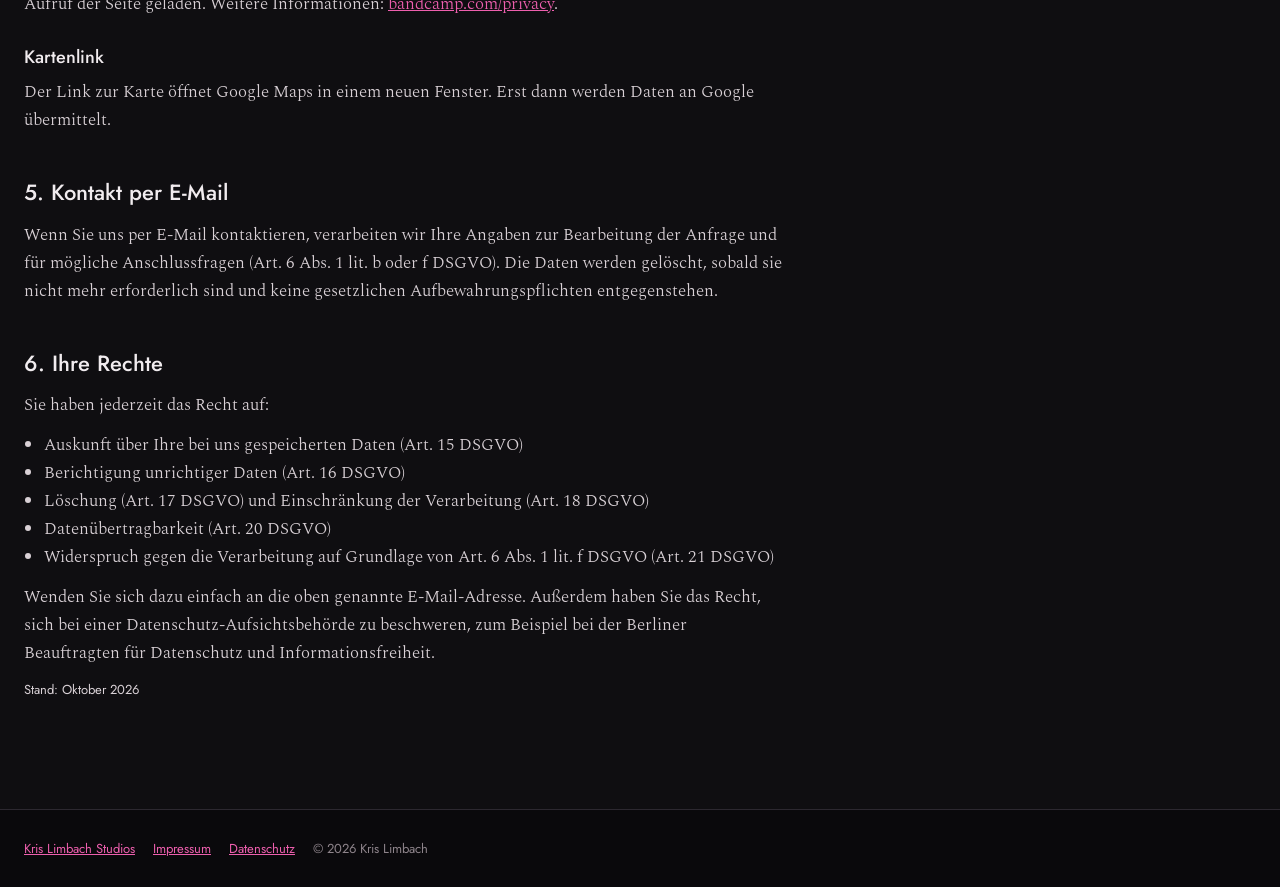
<file: datenschutz.html>
<!doctype html>
<html lang="de">
<head>
<meta charset="utf-8">
<meta name="viewport" content="width=device-width, initial-scale=1, viewport-fit=cover">
<title>Datenschutz · Kris Limbach Studios</title>
<meta name="robots" content="noindex">
<link rel="stylesheet" href="fonts.css">
<style>
:root {
  --bg: #0F0E11; --bg-deep: #0A090C; --line: #2C2830;
  --ink: #F1ECEF; --ink-soft: #D9D1D6; --ink-mute: #B9AFB6; --ink-faint: #8E848B;
  --pink: #EE5FAE; --pink-bar: #C8338A;
  --display: 'Jost', 'Futura', 'Helvetica Neue', sans-serif;
  --body: 'Spectral', Georgia, serif;
  color-scheme: dark;
}
* { box-sizing: border-box; }
body { margin: 0; background: var(--bg); color: var(--ink); font-family: var(--body); font-size: 17px; line-height: 1.65; }
a { color: var(--pink); }
a:hover { color: #F2BFA4; }
:focus-visible { outline: 2px solid var(--pink); outline-offset: 3px; }
.wrap { max-width: 1400px; margin: 0 auto; padding-inline: 24px; }
.bar { position: sticky; top: env(safe-area-inset-top, 0px); z-index: 20; background: var(--pink-bar); }
.bar nav { display: flex; flex-wrap: wrap; align-items: center; justify-content: space-between; gap: 12px 28px; padding-block: 18px; }
.brand { font-family: var(--display); color: #fff; text-decoration: none; font-size: 15px; font-weight: 600; letter-spacing: .18em; text-transform: uppercase; }
.brand:hover { color: #fff; }
.back { font-family: var(--display); color: #fff; text-decoration: none; font-size: 13px; font-weight: 600; letter-spacing: .16em; text-transform: uppercase; }
.back:hover { color: #fff; text-decoration: underline; text-underline-offset: 5px; }
main.wrap { padding-block: 56px 96px; }
.legal { max-width: 760px; }
.legal h1 { margin: 0 0 32px; font-family: var(--display); font-weight: 500; font-size: clamp(30px, 5vw, 44px); line-height: 1.1; }
.legal h2 { margin: 40px 0 10px; font-family: var(--display); font-weight: 500; font-size: 22px; }
.legal h3 { margin: 24px 0 6px; font-family: var(--display); font-weight: 500; font-size: 18px; }
.legal p, .legal li { color: var(--ink-soft); font-weight: 300; }
.legal p { margin: 0 0 12px; }
.legal ul { margin: 0 0 12px; padding-left: 20px; }
.todo { background: rgba(238,95,174,.18); color: var(--ink); padding: 0 4px; border-radius: 3px; font-weight: 400; }
.stand { margin-top: 40px; font-family: var(--display); font-size: 13px; color: var(--ink-faint); }
footer { background: var(--bg-deep); border-top: 1px solid var(--line); }
footer .wrap { display: flex; flex-wrap: wrap; gap: 6px 18px; padding-block: 28px; font-family: var(--display); font-size: 13px; color: var(--ink-faint); }
@media (max-width: 600px) {
  .bar nav { padding-block: 12px; }
  .brand { font-size: 13px; letter-spacing: .14em; }
  .back { font-size: 11px; }
}
</style>
</head>
<body>
<header class="bar">
  <nav class="wrap" aria-label="Main">
    <a href="index.html" class="brand">Kris Limbach Studios</a>
    <a href="index.html" class="back">Back to site</a>
  </nav>
</header>

<main class="wrap">
  <article class="legal">
    <h1>Datenschutzerklärung</h1>

    <h2>1. Verantwortlicher</h2>
    <p>Verantwortlich für die Datenverarbeitung auf dieser Website ist:<br>
    Kris Limbach<br>
    Kiefholzstr. 19, Gewerbehof 2, 12453 Berlin, Deutschland<br>
    E-Mail: <a href="mailto:krislimbach@posteo.de">krislimbach@posteo.de</a></p>

    <h2>2. Allgemeines</h2>
    <p>Diese Website setzt selbst keine Cookies und verwendet keine Analyse- oder Tracking-Tools. Personenbezogene Daten werden nur verarbeitet, soweit dies für den Betrieb der Website, die Darstellung eingebetteter Inhalte oder die Beantwortung von Anfragen erforderlich ist. Die Schriftarten werden lokal von unserem Server geladen; dabei findet keine Verbindung zu Google statt.</p>

    <h2>3. Hosting</h2>
    <p>Diese Website wird bei GitHub Pages gehostet, einem Dienst der GitHub, Inc. (USA). Beim Aufruf der Website verarbeitet der Hosting-Anbieter technisch notwendige Daten in sogenannten Server-Logfiles, insbesondere IP-Adresse, Datum und Uhrzeit des Zugriffs, aufgerufene Seite, Browsertyp und Betriebssystem. Die Verarbeitung erfolgt auf Grundlage von Art. 6 Abs. 1 lit. f DSGVO; unser berechtigtes Interesse liegt in der sicheren und stabilen Bereitstellung der Website. Für die Übermittlung in die USA stützt sich GitHub auf das EU-US Data Privacy Framework sowie Standardvertragsklauseln.</p>

    <h2>4. Eingebettete Inhalte</h2>
    <p>Auf dieser Website sind Videos und Audioplayer anderer Anbieter eingebunden. Beim Laden dieser Inhalte wird eine Verbindung zu den Servern des jeweiligen Anbieters hergestellt und dabei mindestens Ihre IP-Adresse übermittelt. Die Anbieter können außerdem Cookies setzen und Nutzungsdaten erheben. Wir haben darauf keinen Einfluss. Rechtsgrundlage ist Art. 6 Abs. 1 lit. f DSGVO; unser berechtigtes Interesse liegt in einer ansprechenden Präsentation unserer Arbeiten.</p>

    <h3>YouTube</h3>
    <p>Anbieter: Google Ireland Limited, Gordon House, Barrow Street, Dublin 4, Irland. Wir nutzen den erweiterten Datenschutzmodus (youtube-nocookie.com). Die Vorschaubilder sind auf unserem eigenen Server gespeichert; eine Verbindung zu YouTube wird erst hergestellt, wenn Sie ein Video anklicken. Weitere Informationen: <a href="https://policies.google.com/privacy" target="_blank" rel="noopener">policies.google.com/privacy</a>.</p>

    <h3>Vimeo</h3>
    <p>Anbieter: Vimeo.com, Inc. (USA). Ein Video wird erst geladen, wenn Sie es anklicken; die Wiedergabe erfolgt mit aktiviertem „Do Not Track“. Weitere Informationen: <a href="https://vimeo.com/privacy" target="_blank" rel="noopener">vimeo.com/privacy</a>.</p>

    <h3>Bunny Stream</h3>
    <p>Unser Showreel wird über Bunny Stream bereitgestellt, einen Dienst der BunnyWay d.o.o. (Slowenien, EU). Der Player wird erst geladen, wenn Sie das Showreel anklicken. Weitere Informationen: <a href="https://bunny.net/privacy" target="_blank" rel="noopener">bunny.net/privacy</a>.</p>

    <h3>Bandcamp</h3>
    <p>Die Audioplayer im Bereich „Sound Art“ werden von Bandcamp, Inc. (USA) bereitgestellt und beim Aufruf der Seite geladen. Weitere Informationen: <a href="https://bandcamp.com/privacy" target="_blank" rel="noopener">bandcamp.com/privacy</a>.</p>

    <h3>Kartenlink</h3>
    <p>Der Link zur Karte öffnet Google Maps in einem neuen Fenster. Erst dann werden Daten an Google übermittelt.</p>

    <h2>5. Kontakt per E-Mail</h2>
    <p>Wenn Sie uns per E-Mail kontaktieren, verarbeiten wir Ihre Angaben zur Bearbeitung der Anfrage und für mögliche Anschlussfragen (Art. 6 Abs. 1 lit. b oder f DSGVO). Die Daten werden gelöscht, sobald sie nicht mehr erforderlich sind und keine gesetzlichen Aufbewahrungspflichten entgegenstehen.</p>

    <h2>6. Ihre Rechte</h2>
    <p>Sie haben jederzeit das Recht auf:</p>
    <ul>
      <li>Auskunft über Ihre bei uns gespeicherten Daten (Art. 15 DSGVO)</li>
      <li>Berichtigung unrichtiger Daten (Art. 16 DSGVO)</li>
      <li>Löschung (Art. 17 DSGVO) und Einschränkung der Verarbeitung (Art. 18 DSGVO)</li>
      <li>Datenübertragbarkeit (Art. 20 DSGVO)</li>
      <li>Widerspruch gegen die Verarbeitung auf Grundlage von Art. 6 Abs. 1 lit. f DSGVO (Art. 21 DSGVO)</li>
    </ul>
    <p>Wenden Sie sich dazu einfach an die oben genannte E-Mail-Adresse. Außerdem haben Sie das Recht, sich bei einer Datenschutz-Aufsichtsbehörde zu beschweren, zum Beispiel bei der Berliner Beauftragten für Datenschutz und Informationsfreiheit.</p>

    <p class="stand">Stand: Oktober 2026</p>
  </article>
</main>

<footer>
  <div class="wrap">
    <a href="index.html">Kris Limbach Studios</a>
    <a href="impressum.html">Impressum</a>
    <a href="datenschutz.html">Datenschutz</a>
    <span>© 2026 Kris Limbach</span>
  </div>
</footer>
</body>
</html>
</file>
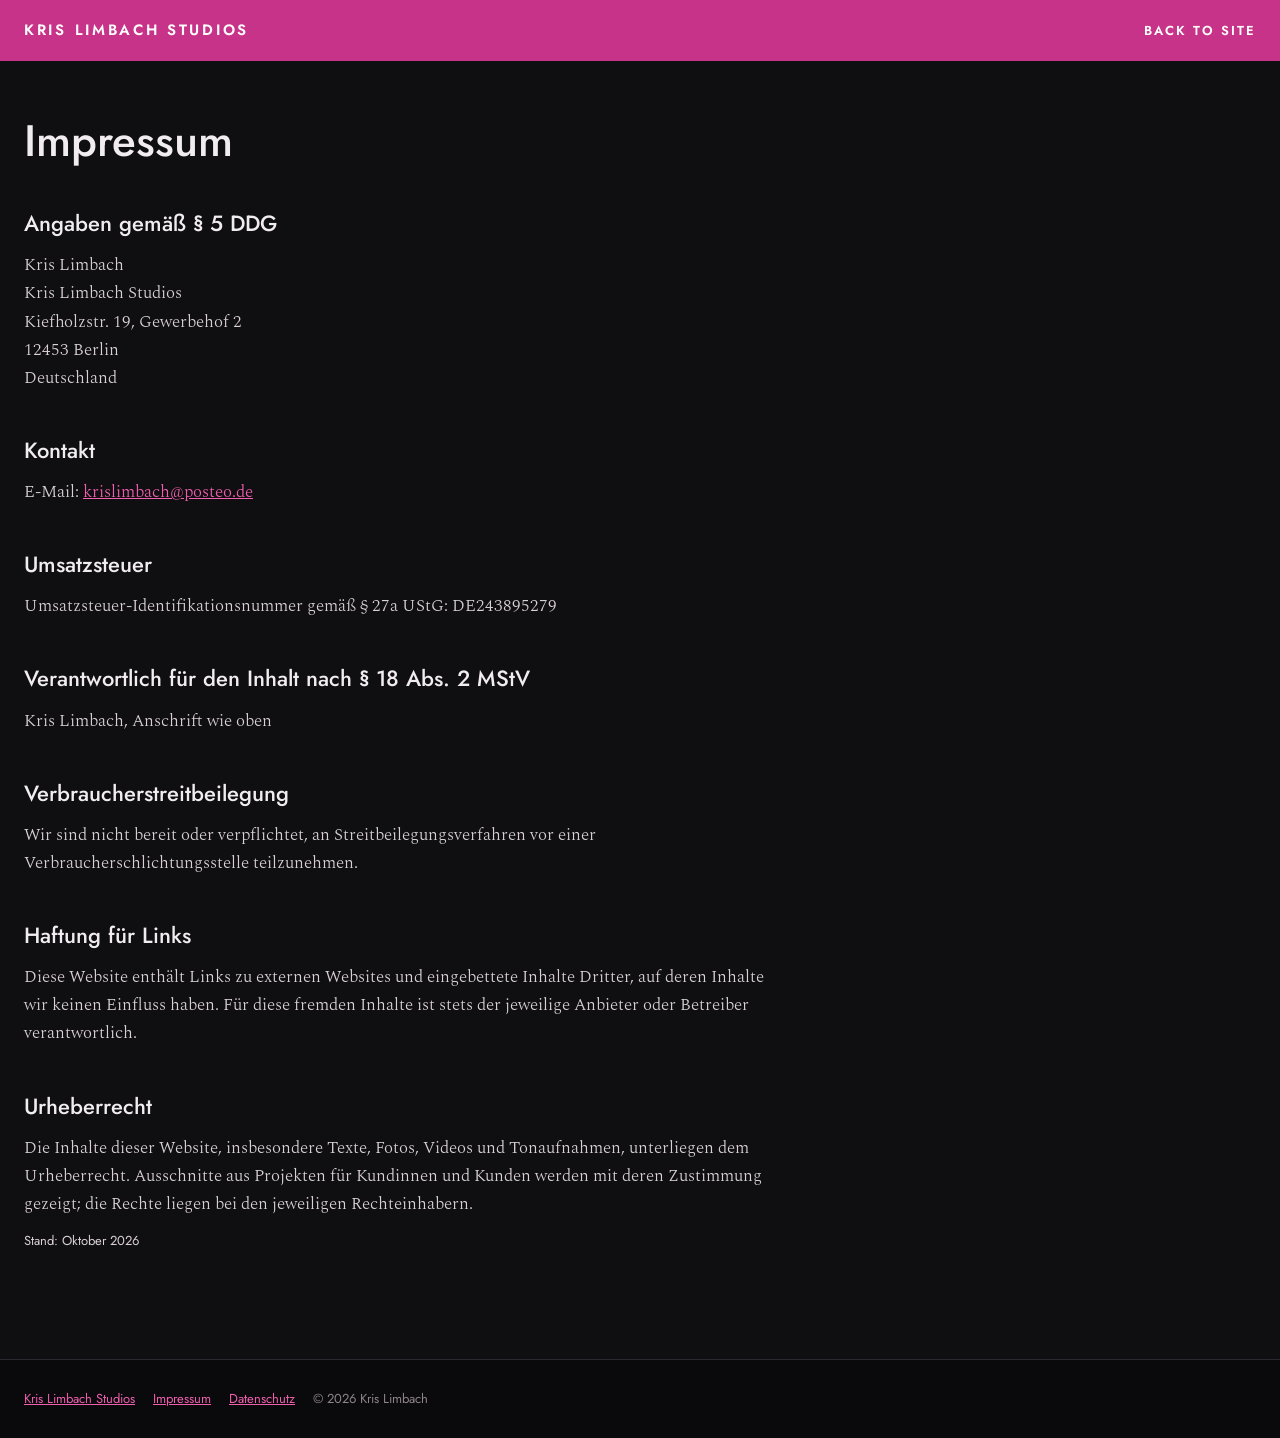
<file: impressum.html>
<!doctype html>
<html lang="de">
<head>
<meta charset="utf-8">
<meta name="viewport" content="width=device-width, initial-scale=1, viewport-fit=cover">
<title>Impressum · Kris Limbach Studios</title>
<meta name="robots" content="noindex">
<link rel="stylesheet" href="fonts.css">
<style>
:root {
  --bg: #0F0E11; --bg-deep: #0A090C; --line: #2C2830;
  --ink: #F1ECEF; --ink-soft: #D9D1D6; --ink-mute: #B9AFB6; --ink-faint: #8E848B;
  --pink: #EE5FAE; --pink-bar: #C8338A;
  --display: 'Jost', 'Futura', 'Helvetica Neue', sans-serif;
  --body: 'Spectral', Georgia, serif;
  color-scheme: dark;
}
* { box-sizing: border-box; }
body { margin: 0; background: var(--bg); color: var(--ink); font-family: var(--body); font-size: 17px; line-height: 1.65; }
a { color: var(--pink); }
a:hover { color: #F2BFA4; }
:focus-visible { outline: 2px solid var(--pink); outline-offset: 3px; }
.wrap { max-width: 1400px; margin: 0 auto; padding-inline: 24px; }
.bar { position: sticky; top: env(safe-area-inset-top, 0px); z-index: 20; background: var(--pink-bar); }
.bar nav { display: flex; flex-wrap: wrap; align-items: center; justify-content: space-between; gap: 12px 28px; padding-block: 18px; }
.brand { font-family: var(--display); color: #fff; text-decoration: none; font-size: 15px; font-weight: 600; letter-spacing: .18em; text-transform: uppercase; }
.brand:hover { color: #fff; }
.back { font-family: var(--display); color: #fff; text-decoration: none; font-size: 13px; font-weight: 600; letter-spacing: .16em; text-transform: uppercase; }
.back:hover { color: #fff; text-decoration: underline; text-underline-offset: 5px; }
main.wrap { padding-block: 56px 96px; }
.legal { max-width: 760px; }
.legal h1 { margin: 0 0 32px; font-family: var(--display); font-weight: 500; font-size: clamp(30px, 5vw, 44px); line-height: 1.1; }
.legal h2 { margin: 40px 0 10px; font-family: var(--display); font-weight: 500; font-size: 22px; }
.legal h3 { margin: 24px 0 6px; font-family: var(--display); font-weight: 500; font-size: 18px; }
.legal p, .legal li { color: var(--ink-soft); font-weight: 300; }
.legal p { margin: 0 0 12px; }
.legal ul { margin: 0 0 12px; padding-left: 20px; }
.todo { background: rgba(238,95,174,.18); color: var(--ink); padding: 0 4px; border-radius: 3px; font-weight: 400; }
.stand { margin-top: 40px; font-family: var(--display); font-size: 13px; color: var(--ink-faint); }
footer { background: var(--bg-deep); border-top: 1px solid var(--line); }
footer .wrap { display: flex; flex-wrap: wrap; gap: 6px 18px; padding-block: 28px; font-family: var(--display); font-size: 13px; color: var(--ink-faint); }
@media (max-width: 600px) {
  .bar nav { padding-block: 12px; }
  .brand { font-size: 13px; letter-spacing: .14em; }
  .back { font-size: 11px; }
}
</style>
</head>
<body>
<header class="bar">
  <nav class="wrap" aria-label="Main">
    <a href="index.html" class="brand">Kris Limbach Studios</a>
    <a href="index.html" class="back">Back to site</a>
  </nav>
</header>

<main class="wrap">
  <article class="legal">
    <h1>Impressum</h1>

    <h2>Angaben gemäß § 5 DDG</h2>
    <p>Kris Limbach<br>
    Kris Limbach Studios<br>
    Kiefholzstr. 19, Gewerbehof 2<br>
    12453 Berlin<br>
    Deutschland</p>

    <h2>Kontakt</h2>
    <p>E-Mail: <a href="mailto:krislimbach@posteo.de">krislimbach@posteo.de</a></p>

    <h2>Umsatzsteuer</h2>
    <p>Umsatzsteuer-Identifikationsnummer gemäß § 27a UStG: DE243895279</p>

    <h2>Verantwortlich für den Inhalt nach § 18 Abs. 2 MStV</h2>
    <p>Kris Limbach, Anschrift wie oben</p>

    <h2>Verbraucherstreitbeilegung</h2>
    <p>Wir sind nicht bereit oder verpflichtet, an Streitbeilegungsverfahren vor einer Verbraucherschlichtungsstelle teilzunehmen.</p>

    <h2>Haftung für Links</h2>
    <p>Diese Website enthält Links zu externen Websites und eingebettete Inhalte Dritter, auf deren Inhalte wir keinen Einfluss haben. Für diese fremden Inhalte ist stets der jeweilige Anbieter oder Betreiber verantwortlich.</p>

    <h2>Urheberrecht</h2>
    <p>Die Inhalte dieser Website, insbesondere Texte, Fotos, Videos und Tonaufnahmen, unterliegen dem Urheberrecht. Ausschnitte aus Projekten für Kundinnen und Kunden werden mit deren Zustimmung gezeigt; die Rechte liegen bei den jeweiligen Rechteinhabern.</p>

    <p class="stand">Stand: Oktober 2026</p>
  </article>
</main>

<footer>
  <div class="wrap">
    <a href="index.html">Kris Limbach Studios</a>
    <a href="impressum.html">Impressum</a>
    <a href="datenschutz.html">Datenschutz</a>
    <span>© 2026 Kris Limbach</span>
  </div>
</footer>
</body>
</html>
</file>
<file: fonts.css>
/* Self-hosted fonts (SIL Open Font License). No requests to Google. */
@font-face { font-family: 'Jost'; font-style: normal; font-weight: 400; font-display: swap; src: url('fonts/jost-latin-400-normal.woff2') format('woff2'); }
@font-face { font-family: 'Jost'; font-style: normal; font-weight: 500; font-display: swap; src: url('fonts/jost-latin-500-normal.woff2') format('woff2'); }
@font-face { font-family: 'Jost'; font-style: normal; font-weight: 600; font-display: swap; src: url('fonts/jost-latin-600-normal.woff2') format('woff2'); }
@font-face { font-family: 'Spectral'; font-style: normal; font-weight: 300; font-display: swap; src: url('fonts/spectral-latin-300-normal.woff2') format('woff2'); }
@font-face { font-family: 'Spectral'; font-style: normal; font-weight: 400; font-display: swap; src: url('fonts/spectral-latin-400-normal.woff2') format('woff2'); }
@font-face { font-family: 'Spectral'; font-style: normal; font-weight: 200; font-display: swap; src: url('fonts/spectral-latin-200-normal.woff2') format('woff2'); }
@font-face { font-family: 'Spectral'; font-style: normal; font-weight: 600; font-display: swap; src: url('fonts/spectral-latin-600-normal.woff2') format('woff2'); }
@font-face { font-family: 'Spectral'; font-style: italic; font-weight: 300; font-display: swap; src: url('fonts/spectral-latin-300-italic.woff2') format('woff2'); }
</file>
